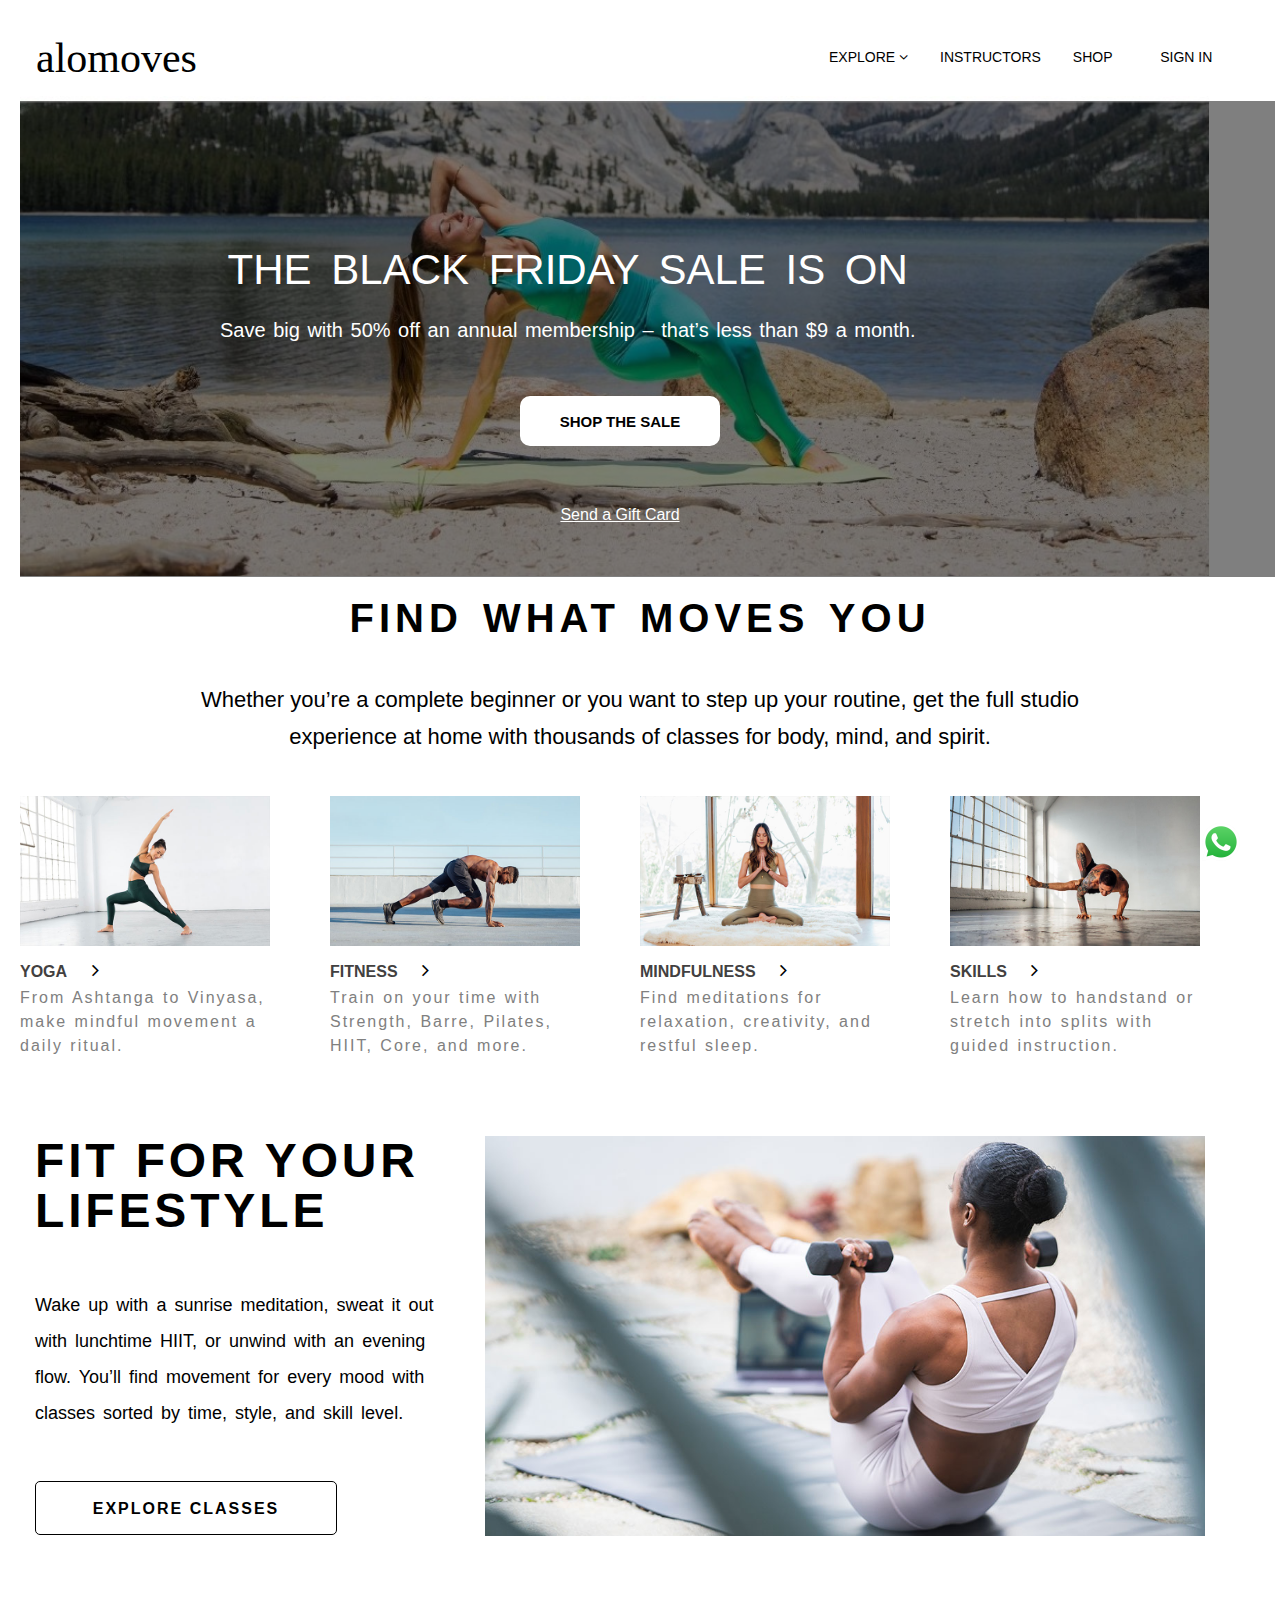
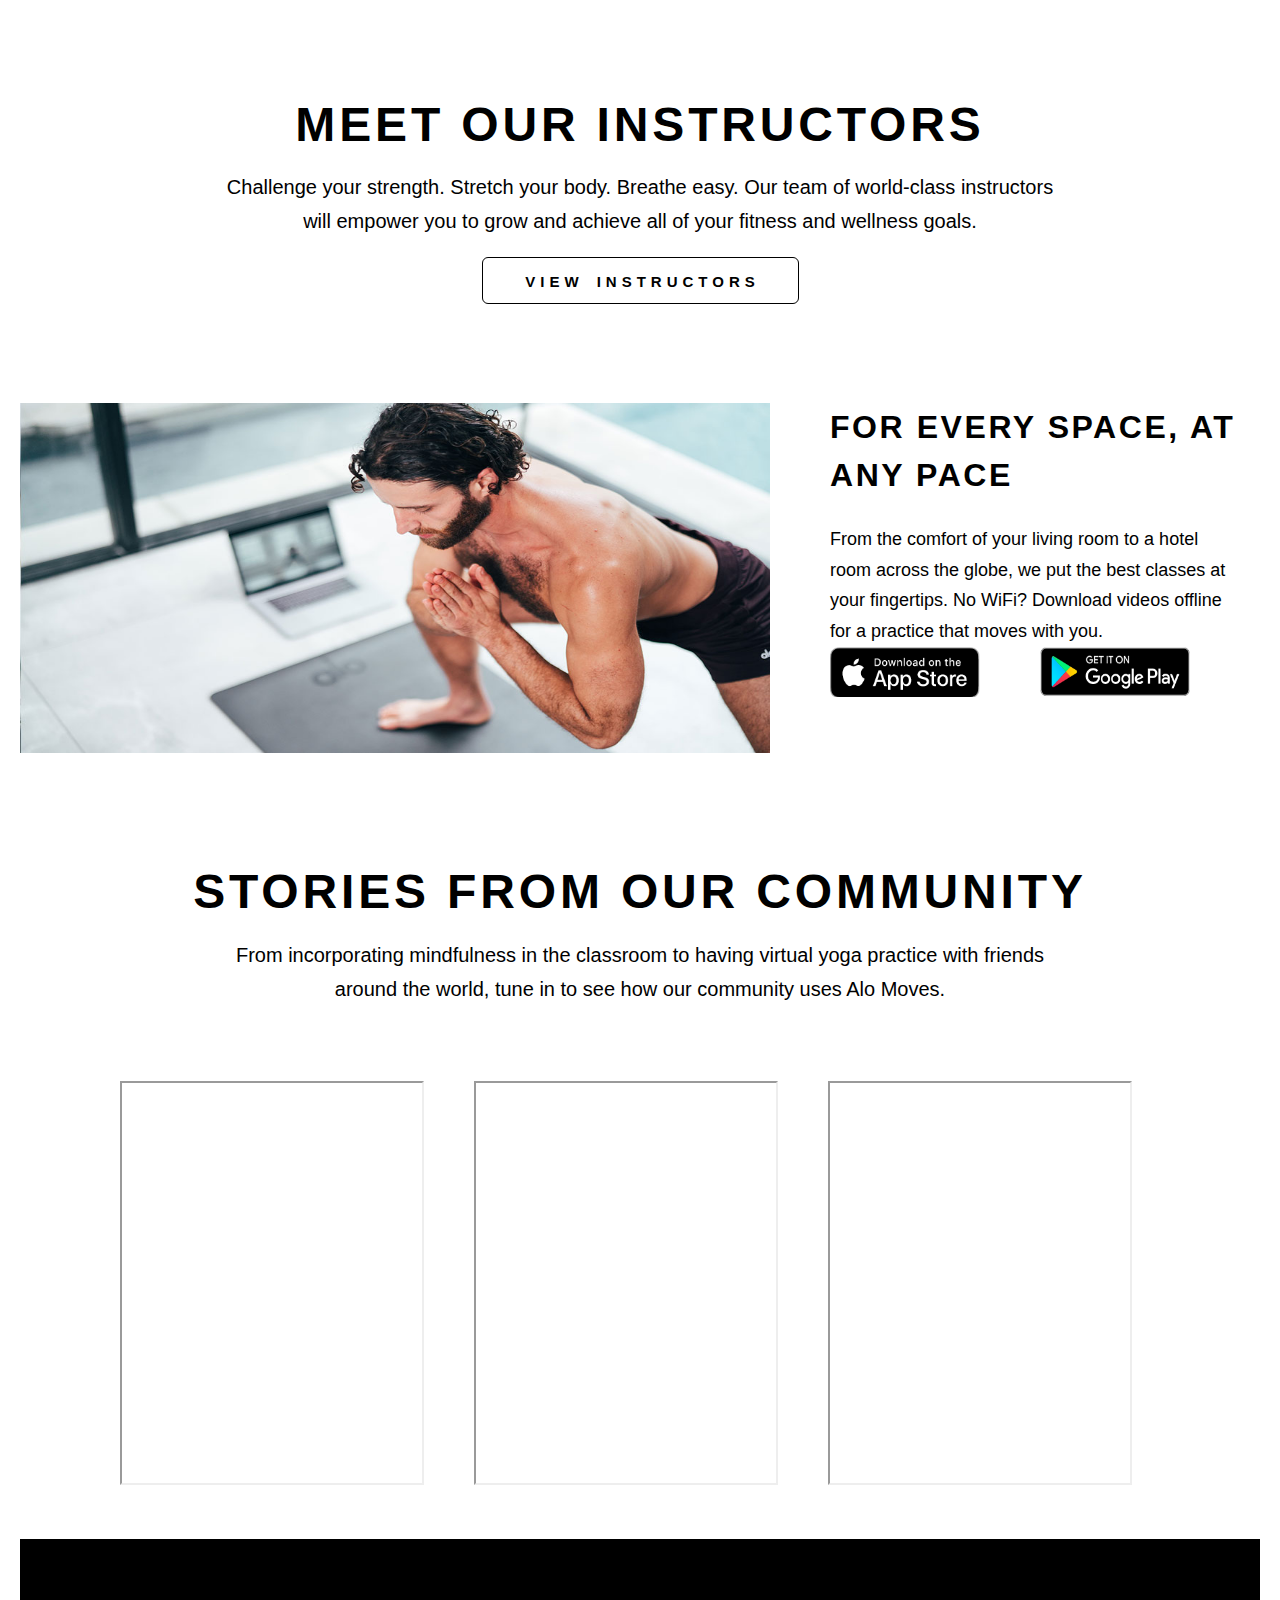
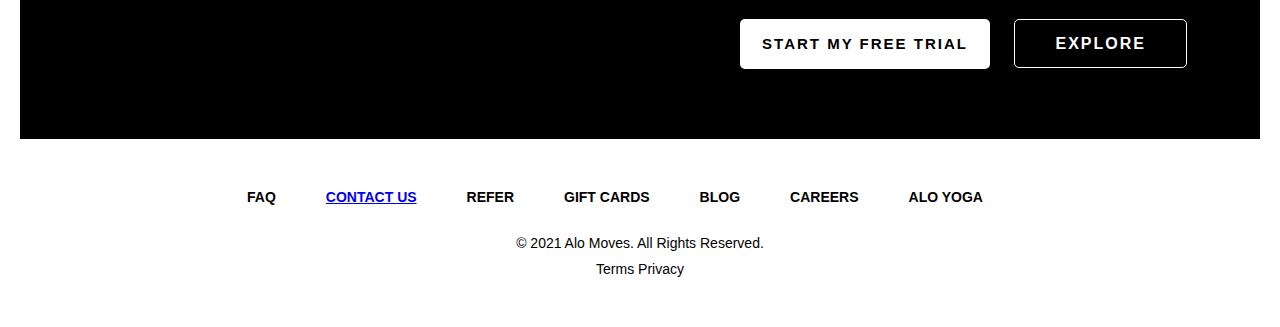
<file: index.html>
<!DOCTYPE html>
<html>

<head>
    <meta name="viewport" content="width=device-width, initial-scale=1">
    <link rel="stylesheet" href="https://cdnjs.cloudflare.com/ajax/libs/font-awesome/4.7.0/css/font-awesome.min.css">
    <link rel="stylesheet" href="index.css">
    <link href="https://fonts.googleapis.com/css?family=Open+Sans:300i,400" rel="stylesheet">
</head>

<body>
    <div class="loader">
        <div style="position: fixed;right: 0px;bottom:10px;width: 79px;height: 68px;">
            <a href="https://wa.me/9197099"><img src="349.png" style="width: 40px;height: 40px;"></a>
        </div>
        <div class="navbar">
            <a class="logoheader"><span class="logo">alo</span><span class="logo1">moves</span></a>
            <div class="padding">
                <div class="dropDown">
                    <button class="dropBtn">EXPLORE
                        <i class="fa fa-angle-down"></i>
                    </button>
                    <div class="dropdownContent">
                        <a href="yoga.html">Yoga</a>
                        <hr>
                        <a>Fitness</a>
                        <hr>
                        <a>Beginner</a>
                        <hr>
                        <a>Membership</a>
                    </div>
                </div>
                <a href="instuctorpage.html">INSTRUCTORS</a>
                <div class="dropDown">
                    <button class="dropBtn">SHOP
                        <span>
                            <div class="button" href="#"></div>
                        </span>
                    </button>
                    <div class="dropdownContent">
                        <a>Gear</a>
                        <hr>
                        <a>Clothing</a>
                        <hr>
                        <a>Beauty</a>
                        <hr>
                        <a>Gift Cards</a>
                    </div>
                </div>
                <a href="signin.html">SIGN IN</a>
            </div>
        </div>
        <div class="container">
            <img src="Image1.jpg" class="Image1" alt="Snow">
            <div class="center1">
                <div class="center">
                    <div class="centered">THE BLACK FRIDAY SALE IS ON</div>
                    <div class="centered1">
                        Save big with 50% off an annual membership – that’s less than $9 a month.
                    </div>
                </div>
                <div class="shopbtn">
                    <button class="btn">SHOP THE SALE</button>
                    <div>
                        <a href="www.google.com/" class="link1"> Send a Gift Card</a>
                    </div>
                </div>
            </div>
            <div class="text-block">
            </div>
        </div>
        <div class="main">
            <div class="parent1">
                FIND WHAT MOVES YOU
            </div>
            <div class="parent2">
                Whether you’re a complete beginner or you want to step up your routine, get the full studio
            </div>
            <div class="parent3">
                experience at home with thousands of classes for body, mind, and spirit.
            </div>
        </div>

        <div class="main1">
            <div class="image1">
                <div class="image">
                    <img src="img1.jpg" alt="">
                </div>
                <div>
                    <span
                        style="margin-right: 20px;margin-top: 20px; font-weight: 600;font-size: 16px;color: rgb(66, 64, 64);">YOGA</span>
                    <i class="fa fa-angle-right" style="font-size: 20px;"></i>
                </div>
                <div class="text">
                    From Ashtanga to Vinyasa, make mindful movement a daily ritual.
                </div>
            </div>
            <div class="image2">
                <div class="image">
                    <img src="img2.jpg" alt="">
                </div>
                <div>
                    <span
                        style="margin-right: 20px;font-weight: 600;font-size: 16px;color: rgb(66, 64, 64);">FITNESS</span>
                    <i class="fa fa-angle-right" style="font-size: 20px;"></i>
                </div>
                <div class="text">
                    Train on your time with Strength, Barre, Pilates, HIIT, Core, and more.
                </div>
            </div>
            <div class="image3">
                <div class="image">
                    <img src="img3.jpg" alt="">
                </div>
                <div>
                    <span
                        style="margin-right: 20px;font-weight: 600;font-size: 16px;color: rgb(66, 64, 64);">MINDFULNESS</span>
                    <i class="fa fa-angle-right" style="font-size: 20px;"></i>
                </div>
                <div class="text">
                    Find meditations for relaxation, creativity, and restful sleep.
                </div>
            </div>
            <div class="image4">
                <div class="image">
                    <img src="img4.jpg" alt="">
                </div>
                <div>
                    <span
                        style="margin-right: 20px;font-weight: 600;font-size: 16px;color: rgb(66, 64, 64);">SKILLS</span>
                    <i class="fa fa-angle-right" style="font-size: 20px;"></i>
                </div>
                <div class="text">
                    Learn how to handstand or stretch into splits with guided instruction.
                </div>
            </div>
        </div>
        <div class="main2">
            <div class="content">
                <div class="mainContent">
                    <div class="content1">
                        FIT FOR YOUR LIFESTYLE
                    </div>
                    <div class="content2">
                        Wake up with a sunrise meditation, sweat it out <br>
                        with lunchtime HIIT, or unwind with an evening <br>
                        flow. You’ll find movement for every mood with <br>
                        classes sorted by time, style, and skill level.
                    </div>
                    <div class="content3">
                        <div class="button1">
                            EXPLORE CLASSES
                        </div>
                    </div>
                </div>
            </div>
            <div class="img">
                <div class="imageContainer">
                    <img class="img5" src="img5.jpg" alt="">
                </div>
            </div>
        </div>
        <div class="main3">
            <div class="main3parent1">
                MEET OUR INSTRUCTORS
            </div>
            <div class="main3parent2">
                Challenge your strength. Stretch your body. Breathe easy. Our team of world-class instructors
            </div>
            <div class="main3parent3">
                will empower you to grow and achieve all of your fitness and wellness goals.
            </div>
            <div class="main3parent4">
                <div class="viewInstructors">
                    VIEW INSTRUCTORS
                </div>
            </div>
        </div>
        <div class="main4">
            <div class="main4imageContainer">
                <img class="img6" src="img6.jpg" alt="">
            </div>
            <div class="main4Content">
                <div class="main4parent1">
                    FOR EVERY SPACE, AT ANY PACE
                </div>
                <div class="main4parent2">
                    From the comfort of your living room to a hotel <br>
                    room across the globe, we put the best classes at <br>
                    your fingertips. No WiFi? Download videos offline <br>
                    for a practice that moves with you.
                </div>
                <div class="storelinks">
                    <a href="https://apps.apple.com/us/app/alo-moves/id601617403" target="_blank"> <img
                            src="applebutton.png" class="appleButton" alt=""></a>
                    <a href="https://play.google.com/store/apps/details?id=com.cody.cody&hl=en_US" target="_blank"><img
                            src="playstorebutton.png" class="playstoreButton" alt=""></a>
                </div>
            </div>
        </div>
        <div class="main5">
            <div class="main5parent1">
                STORIES FROM OUR COMMUNITY
            </div>
            <div class="main5parent2">
                From incorporating mindfulness in the classroom to having virtual yoga practice with friends
            </div>
            <div class="main5parent3">
                around the world, tune in to see how our community uses Alo Moves.
            </div>
        </div>
        <div class="main6">
            <div class="embed-responsive embed-responsive-16by9">
                <iframe class="embed-responsive-item" src="https://www.youtube.com/embed/v64KOxKVLVg"
                    allowfullscreen></iframe>
            </div>

            <div class="embed-responsive embed-responsive-16by9">
                <iframe class="embed-responsive-item" src="https://player.vimeo.com/video/137857207"
                    allowfullscreen></iframe>
            </div>
            <div class="embed-responsive embed-responsive-16by9">
                <iframe class="embed-responsive-item" src="https://player.vimeo.com/video/137857207"
                    allowfullscreen></iframe>
            </div>
        </div>
        <div class="footer">
            <div class="footerContainer">
                <button class="footerbtn1">
                    START MY FREE TRIAL
                </button>
                <span class="footerbtn2">
                    EXPLORE
                </span>

            </div>
        </div>
        <div class="footer1">
            <div class="footerLinks1">
                <div style="margin-right: 50px;">
                    FAQ
                </div>
                <div style="margin-right: 50px;">
                    <a href="CONTACT.html">CONTACT US</a>
                </div>
                <div style="margin-right: 50px;">
                    REFER
                </div>
                <div style="margin-right: 50px;">
                    GIFT CARDS
                </div>
                <div style="margin-right: 50px;">
                    BLOG
                </div>
                <div style="margin-right: 50px;">
                    CAREERS
                </div>
                <div style="margin-right: 50px;">
                    ALO YOGA
                </div>
            </div>
            <div class="footerLinks2">
                © 2021 Alo Moves. All Rights Reserved.
            </div>
            <div class="footerLinks3">
                Terms Privacy
            </div>
        </div>
    </div>
</body>

</html>
</file>
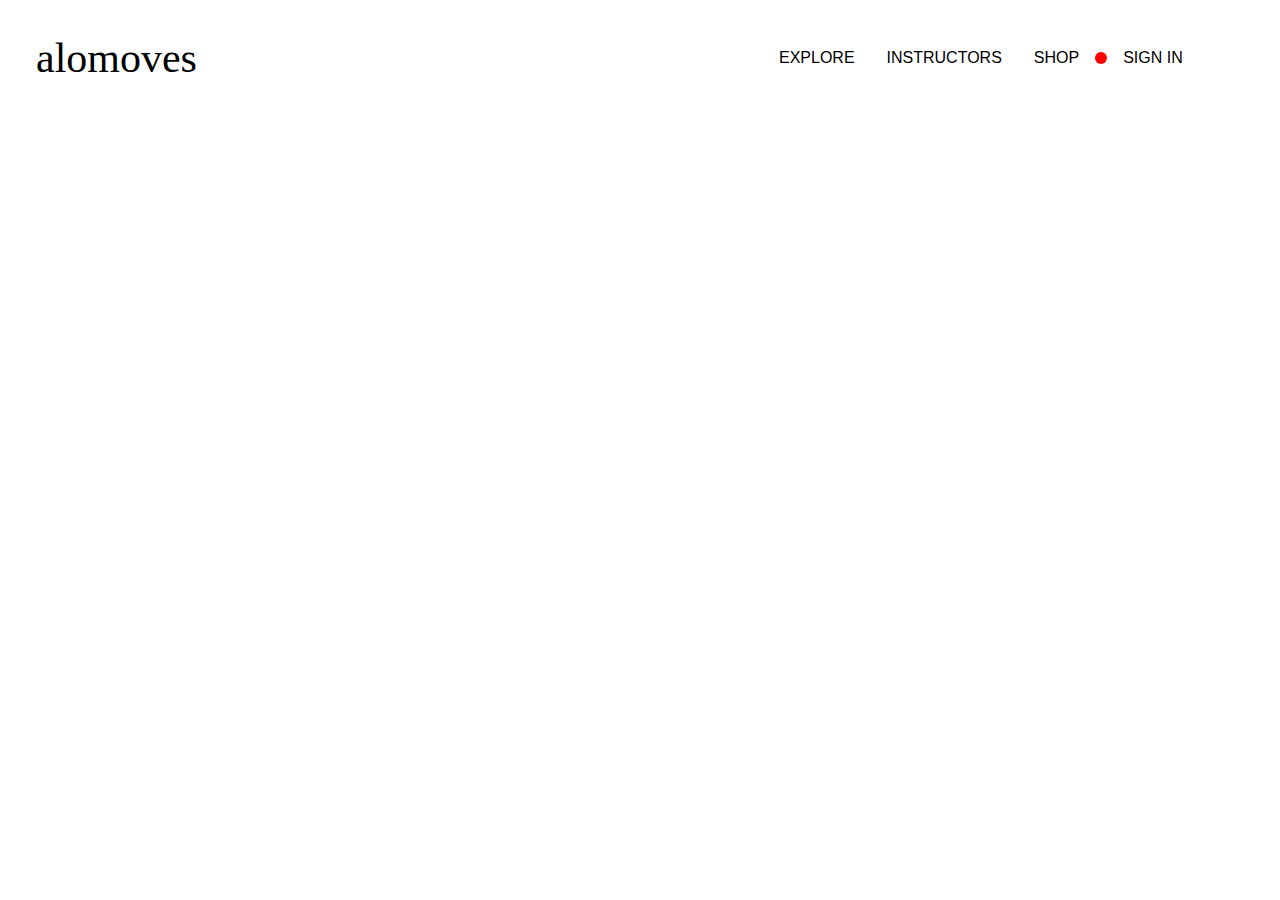
<file: footer.html>
<!DOCTYPE html>
<html lang="en">

<head>
    <meta charset="UTF-8">
    <meta http-equiv="X-UA-Compatible" content="IE=edge">
    <meta name="viewport" content="width=device-width, initial-scale=1.0">
    <title>Document</title>
</head>

<body>
<style>

body {
    font-family: Arial, Helvetica, sans-serif;
    margin: 20px;
}

.navbar {
    overflow: hidden;
    z-index: 1;
}

.navbar a {
    float: left;
    font-size: 16px;
    color: black;
    text-align: center;
    padding: 14px 16px;
    text-decoration: none;
}

.dropDown {
    float: left;
    overflow: hidden;
}

.dropDown .dropBtn {
    font-size: 16px;
    border: none;
    outline: none;
    color: black;
    padding: 14px 16px;
    background-color: inherit;
    font-family: inherit;
    margin: 0;
}

.dropdownContent {
    display: none;
    position: absolute;
    background-color: #f9f9f9;
    min-width: 160px;
    box-shadow: 0px 8px 16px 0px rgba(0, 0, 0, 0.2);
    z-index: 1;
}

.dropdownContent a {
    float: none;
    color: black;
    padding: 12px 16px;
    text-decoration: none;
    display: block;
    text-align: left;
}

.dropdownContent a:hover {
    background-color: #ddd;
}

.dropDown:hover .dropdownContent {
    display: block;
}

.redDot {
    width: 12px;
    height: 12px;
    outline: none;
    border: none;
    border-radius: 8px;
    background-color: red;
}

.logo {
    font-size: 42px;
    font-family: Berlin Sans FB;
}

.logo1 {
    font-size: 42px;
    font-family: Berlin Sans FB;
}

.logoheader {
    margin-right: 550px;
}

.padding {
    margin-top: 15px;
}
</style>
<div class="navbar">
    <a href="" class="logoheader"><span class="logo">alo</span><span class="logo1">moves</span> </a>
    <div class="padding">
        <div class="dropDown">
            <button class="dropBtn">EXPLORE
                <i class="fa fa-angle-down"></i>
            </button>
            <div class="dropdownContent">
                <a>Yoga</a>
                <hr>
                <a>Fitness</a>
                <hr>
                <a>Beginner</a>
                <hr>
                <a>Membership</a>
            </div>
        </div>
        <a href="#news">INSTRUCTORS</a>
        <div class="dropDown">
            <button class="dropBtn">SHOP
                <button class="redDot"></button>
            </button>
            <div class="dropdownContent">
                <a>Gear</a>
                <hr>
                <a>Clothing</a>
                <hr>
                <a>Beauty</a>
                <hr>
                <a>Gift Cards</a>
            </div>
        </div>
        <a>SIGN IN</a>
    </div>
</div>

</body>

</html>
</file>
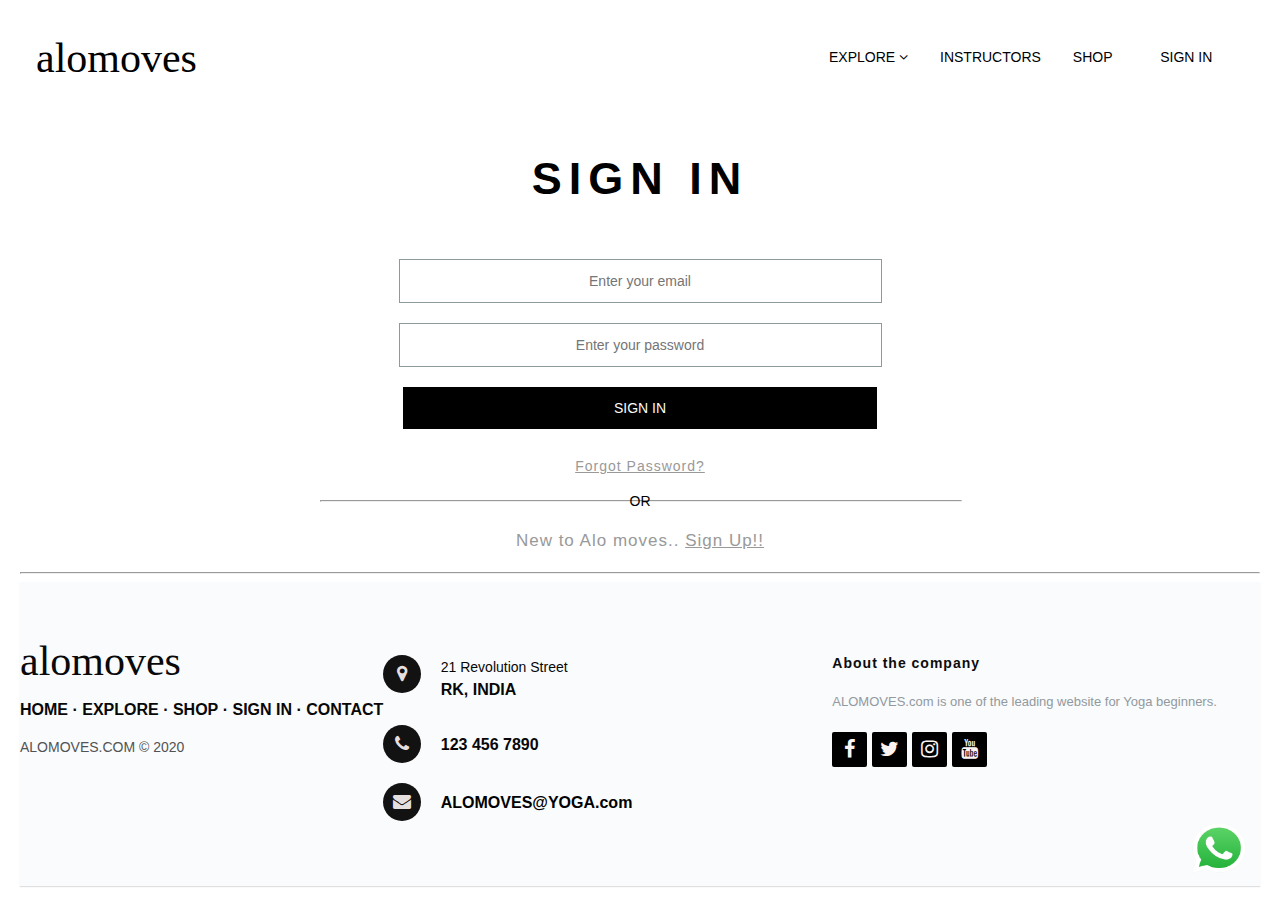
<file: signin.html>
<!DOCTYPE html>
<html lang="en">

<head>
  <meta charset="UTF-8">
  <meta http-equiv="X-UA-Compatible" content="IE=edge">
  <meta name="viewport" content="width=device-width, initial-scale=1.0">
  <link rel="stylesheet" href="signin.css">
  <link rel="stylesheet" href="https://cdnjs.cloudflare.com/ajax/libs/font-awesome/4.0.3/css/font-awesome.css">
  <title>Document</title>
</head>

<body>
  
  
   <div style="position: fixed;right: 10px;bottom:10px;width: 79px;height: 68px;">

						<a href="https://wa.me/9197099"><img src="349.png" style="width: 56px;height: 52px;"></a>
			  
  </div>
  <div class="navbar">
    <a href="index.html" class="logoheader"><span class="logo">alo</span><span class="logo1">moves</span> </a>
    <div class="padding">
      <div class="dropDown">
        <button class="dropBtn">EXPLORE
          <i class="fa fa-angle-down"></i>
        </button>
        <div class="dropdownContent">
          <a href="yoga.html">Yoga</a>
          <hr>
          <a>Fitness</a>
          <hr>
          <a>Beginner</a>
          <hr>
          <a>Membership</a>
        </div>
      </div>
      <a href="instuctorpage.html">INSTRUCTORS</a>
      <div class="dropDown">
        <button class="dropBtn">SHOP
          <span>
            <div class="button" href="#"></div>
          </span>
        </button>
        <div class="dropdownContent">
          <a>Gear</a>
          <hr>
          <a>Clothing</a>
          <hr>
          <a>Beauty</a>
          <hr>
          <a>Gift Cards</a>
        </div>
      </div>
      <a>SIGN IN</a>

    </div>
  </div>
  <center>
    <div class="form">
      <h1 id="si">SIGN IN</h1>
      <br>
      <div class="myform">
        <form>
          <input type="email" id="email" placeholder="Enter your email" title="email (format: xxx@xxx.xxx)" 
                                     pattern="^([a-zA-Z0-9_\-\.]+)@((\[[0-9]{1,3}\.[0-9]{1,3}\.[0-9]{1,3}\.)|(([a-zA-Z0-9\-]+\.)+))([a-zA-Z]{2,4}|[0-9]{1,3})(\]?)$" required><br>
          <input type="password" id="pass" placeholder="Enter your password" required><br>
          <button id="signin" type="submit">SIGN IN</button><br>
          <h4 id="fp" onclick="prompt('Enter your registered to get password reset link');"><u>Forgot Password?</u></h4>

          <hr id="hr">
          <p id="or">OR</p>
          <h4>New to Alo moves.. <a id="su" href="signup.html">Sign Up!!</a></h4>
        </form>
      </div>
    </div>
  </center>
  <hr>
  <footer class="footer">
    <div class="row">
      <div class="footer-navigation">
        <span class="footerLogo">alomoves</span>
        <p class="links"><a href="index.html">HOME</a><strong> · </strong><a href="yoga.html">EXPLORE</a><strong> · </strong><a
            href="#">SHOP</a><strong> · </strong><a href="#">SIGN IN</a><strong> · </strong><a
            href="CONTACT.html">CONTACT</a></p>
        <p class="company-name">ALOMOVES.COM © 2020</p>
      </div>
      <div class="footer-contacts">
        <div><span class="fa fa-map-marker footer-contacts-icon"> </span>
          <p><span class="new-line-span">21 Revolution Street</span>RK, INDIA</p>
        </div>
        <div><i class="fa fa-phone footer-contacts-icon"></i>
          <p class="footer-center-info email text-left"> 123 456 7890</p>
        </div>
        <div><i class="fa fa-envelope footer-contacts-icon"></i>
          <p> <a href="#" target=>ALOMOVES@YOGA.com</a></p>
        </div>
      </div>
      <div class="footer-about">
        <h4>About the company</h4>
        <p>ALOMOVES.com is one of the leading website for Yoga beginners.</p>
        <div class="social-links social-icons"><a class="fa fa-facebook"></a><a class="fa fa-twitter"></a><a
            class="fa fa-instagram"></a><a class="fa fa-youtube"></a></div>
      </div>
    </div>
  </footer>
</body>

</html>
</file>
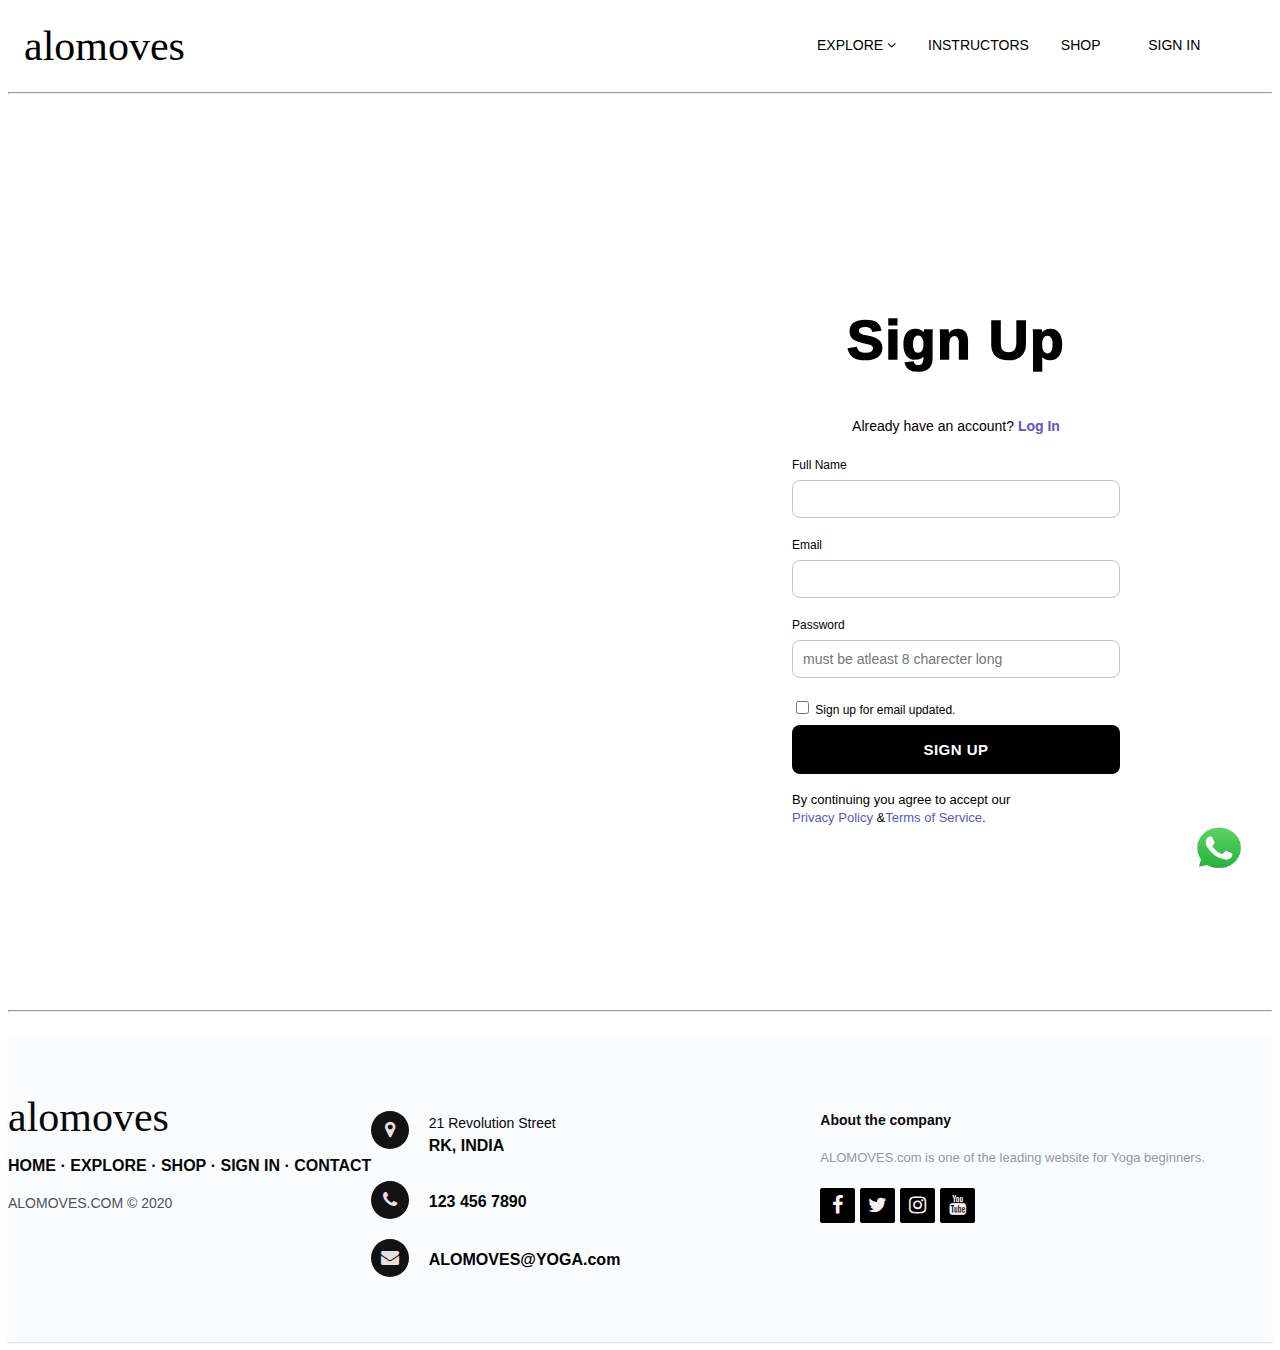
<file: signup.html>
<!DOCTYPE html>
<html>

<head>
  <meta charset="UTF-8">
  <meta http-equiv="X-UA-Compatible" content="IE=edge">
  <meta name="viewport" content="width=device-width, initial-scale=1.0">
  <meta name="viewport" content="width=device-width, initial-scale=1">
  <link rel="stylesheet" href="https://cdnjs.cloudflare.com/ajax/libs/font-awesome/4.7.0/css/font-awesome.min.css">
  <link rel="stylesheet" href="signup.css">
	<script>
    function myFunction() {
      alert("The form was submitted");
    }
    </script>
</head>

<body>
  
   <div style="position: fixed;right: 10px;bottom:10px;width: 79px;height: 68px;">

						<a href="https://wa.me/919286"><img src="349.png" style="width: 56px;height: 52px;"></a>
			  
					</div>
  <div class="navbar">
    <a href="index.html" class="logoheader"><span class="logo">alo</span><span class="logo1">moves</span> </a>
    <div class="padding">
      <div class="dropDown">
        <button class="dropBtn">EXPLORE
          <i class="fa fa-angle-down"></i>
        </button>
        <div class="dropdownContent">
          <a href="yoga.html">Yoga</a>
          <hr>
          <a>Fitness</a>
          <hr>
          <a>Beginner</a>
          <hr>
          <a>Membership</a>
        </div>
      </div>
      <a href="backupinstructor.html">INSTRUCTORS</a>
      <div class="dropDown">
        <button class="dropBtn">SHOP
          <span>
            <div class="button" href="#"></div>
          </span>
        </button>
        <div class="dropdownContent">
          <a>Gear</a>
          <hr>
          <a>Clothing</a>
          <hr>
          <a>Beauty</a>
          <hr>
          <a>Gift Cards</a>
        </div>
      </div>
      <a href="signin.html">SIGN IN</a>
    </div>
  </div>
  <hr>
  <div class="split-screen">
    <div class="left">
      <section class="copy">

      </section>
    </div>
    <div class="right">
      <form onsubmit="myFunction()">
        <section class="copy">
          <h2><b>Sign Up</b></h2>
          <div class="login-container">
            <p>Already have an account? <a href="signin.html"><strong>Log In</strong></a></p>
          </div>
        </section>
        <form name="myform">
          <div class="input-container name">
            <label for="fname">Full Name</label>
            <input id="fname" name="fname" type="text" required>
          </div>
          <div class="input-container email">
            <label for="email">Email</label>
            <input id="email" name="email" type="email" title="email (format: xxx@xxx.xxx)" 
                                     pattern="^([a-zA-Z0-9_\-\.]+)@((\[[0-9]{1,3}\.[0-9]{1,3}\.[0-9]{1,3}\.)|(([a-zA-Z0-9\-]+\.)+))([a-zA-Z]{2,4}|[0-9]{1,3})(\]?)$" required>
          </div>
          <div class="input-container password">
            <label for="password">Password</label>
            <input id="password" name="password" placeholder="must be atleast 8 charecter long" type="password" pattern="(?=.*\d)(?=.*[a-z])(?=.*[A-Z]).{8,}" title="Must contain at least one number and one uppercase and lowercase letter, and at least 8 or more characters" required>
          </div>
          <div class="input-container cta">
            <label class="checkbox-container">
              <input type="checkbox">
              <span class="checkmark"></span>
              Sign up for email updated.
            </label>
          </div>
          <button class="signup-btn" type="submit"><b>Sign Up</b></button>
          <p><span class="small">By continuing you agree to accept our <br>
              <a href="#">Privacy Policy</a> &amp;<a href="#">Terms of Service</a>.</span></p>
        </form>
	    </form>	      
    </div>
  </div>
  <hr>
  <br>
  <footer class="footer">
    <div class="row">
      <div class="footer-navigation">
        <span class="footerLogo">alomoves</span>
        <p class="links"><a href="index.html">HOME</a><strong> · </strong><a href="yoga.html">EXPLORE</a><strong> · </strong><a
            href="#">SHOP</a><strong> · </strong><a href="#">SIGN IN</a><strong> · </strong><a
            href="CONTACT.html">CONTACT</a></p>
        <p class="company-name">ALOMOVES.COM © 2020</p>
      </div>
      <div class="footer-contacts">
        <div><span class="fa fa-map-marker footer-contacts-icon"> </span>
          <p><span class="new-line-span">21 Revolution Street</span>RK, INDIA</p>
        </div>
        <div><i class="fa fa-phone footer-contacts-icon"></i>
          <p class="footer-center-info email text-left"> 123 456 7890</p>
        </div>
        <div><i class="fa fa-envelope footer-contacts-icon"></i>
          <p> <a href="#" target=>ALOMOVES@YOGA.com</a></p>
        </div>
      </div>
      <div class="footer-about">
        <h4>About the company</h4>
        <p>ALOMOVES.com is one of the leading website for Yoga beginners.</p>
        <div class="social-links social-icons"><a class="fa fa-facebook"></a><a class="fa fa-twitter"></a><a
            class="fa fa-instagram"></a><a class="fa fa-youtube"></a></div>
      </div>
    </div>
  </footer>

</body>

</html>
</file>
<file: index.css>
body {
    font-family: Arial, Helvetica, sans-serif;
    margin: 20px;
}

.navbar {
    overflow: hidden;
    z-index: 1;
}

.navbar a {
    float: left;
    font-size: 14px;
    color: black;
    text-align: center;
    padding: 14px 16px;
    text-decoration: none;
}

.dropDown {
    float: left;
    overflow: hidden;
}

.dropDown .dropBtn {
    font-size: 14px;
    border: none;
    outline: none;
    color: black;
    padding: 14px 16px;
    background-color: inherit;
    font-family: inherit;
    margin: 0;
}

.dropdownContent {
    display: none;
    position: absolute;
    background-color: #f9f9f9;
    min-width: 160px;
    box-shadow: 0px 8px 16px 0px rgba(0, 0, 0, 0.2);
    z-index: 1;
}

.dropdownContent a {
    float: none;
    color: black;
    padding: 12px 16px;
    text-decoration: none;
    display: block;
    text-align: left;
}

.dropdownContent a:hover {
    background-color: #ddd;
}

.dropDown:hover .dropdownContent {
    display: block;
}

.redDot {
    width: 12px;
    height: 12px;
    outline: none;
    border: none;
    border-radius: 8px;
    background-color: red;
}

.logo {
    font-size: 42px;
    font-family: Berlin Sans FB;
}

.logo1 {
    font-size: 42px;
    font-family: Berlin Sans FB;
    font-weight: 100;
}

.logoheader {
    margin-right: 600px;
}

.padding {
    margin-top: 15px;
}

.Image1 {
    position: absolute;
    width: 96%;
    height: 480px;
    z-index: -4;
}

.container {
    position: relative;
    font-family: Arial;
}

.text-block {
    width: 98%;
    height: 476px;
    position: absolute;
    top: 5px;
    left: 0px;
    background-color: black;
    color: white;
    padding-left: 20px;
    padding-right: 20px;
    opacity: 0.5;
    z-index: -2;
}

.center {
    color: white;
    position: absolute;
    text-align: center;
    margin-top: 150px;
    margin-left: 200px;
    z-index: -1;
}

.shopbtn {
    text-align: center;
    position: absolute;
    top: 300px;
    left: 500px
}

.centered {
    font-family: Arquitecta, Helvetica, Arial, sans-serif;
    word-spacing: 8px;
    font-size: 42px;
    margin-bottom: 25px;
}

.centered1 {
    font-family: Arquitecta, Helvetica, Arial, sans-serif;
    word-spacing: 2px;
    font-size: 20px;
    margin-bottom: 25px;
}

.btn {
    width: 200px;
    height: 50px;
    outline: none;
    border: none;
    border-radius: 10px;
    background-color: #fff;
    color: black;
    font-size: 15px;
    font-weight: 600;
    margin-bottom: 60px;
    z-index: 1;
}

.link1 {
    color: white;
    text-decoration: underline;
    z-index: 1;
}

.link1:hover {
    animation-name: example;
    animation-duration: 10s;
}

@keyframes example {
    from {
        text-decoration-color: gray;
    }

    to {
        text-decoration-color: white;
    }
}


.btn:hover {
    color: white;
    background-color: rgb(59, 59, 59);
    opacity: 1;
}

.main {
    text-align: center;
    margin-top: 500px;
}

.parent1 {
    font-size: 40px;
    font-family: Arquitecta, Helvetica, Arial, sans-serif;
    margin-top: 50px;
    margin-bottom: 40px;
    font-weight: 900;
    word-spacing: 4px;
    letter-spacing: 5px;
}

.parent2 {
    font-size: 22px;
    font-family: Proxima-Nova, Helvetica, Arial, sans-serif;
    letter-spacing: normal;
    line-height: 170%;
    font-weight: 300;
    text-transform: none;
}

.parent3 {
    font-size: 22px;
    font-family: Proxima-Nova, Helvetica, Arial, sans-serif;
    letter-spacing: normal;
    line-height: 170%;
    font-weight: 300;
    text-transform: none;
    margin-bottom: 40px;
}

.main1 {
    width: 100%;
    height: auto;
    display: flex;
}

img {
    width: 250px;
    height: 150px;
    padding-right: 60px;
    margin-bottom: 10px;
}

.text {
    font-family: Arquitecta, Helvetica, Arial, sans-serif;
    color: gray;
    letter-spacing: 2px;
    word-spacing: 1px;
    line-height: 150%;
    width: 250px;
    height: 150px;
    margin-top: 5px;
}

.main2 {
    width: auto;
    height: auto;
    display: flex;
    text-align: left;
    justify-content: center;
    margin-left: 20px;
}

.mainContent {
    width: 400px;
}

.content1 {
    font-family: Arquitecta, Helvetica, Arial, sans-serif;
    font-size: 48px;
    letter-spacing: 0.08em;
    line-height: 105%;
    font-weight: 700;
    text-transform: uppercase;
    margin-bottom: 50px;
}

.content2 {
    font-family: Arquitecta, Helvetica, Arial, sans-serif;
    font-size: 18px;
    font-family: Proxima-Nova, Helvetica, Arial, sans-serif;
    word-spacing: 3px;
    letter-spacing: normal;
    line-height: 200%;
    font-weight: 300;
    text-transform: none;
    margin-bottom: 50px;
}

.img5 {
    width: 720px;
    height: 400px;
}

.imageContainer {
    margin-left: 50px;
    align-items: flex-end;
}

.button1 {
    width: 280px;
    height: 20px;
    border: 1px solid black;
    background-color: #fff;
    text-align: center;
    padding-top: 18px;
    padding-bottom: 14px;
    padding-left: 10px;
    padding-right: 10px;
    letter-spacing: 2px;
    border-radius: 5px;
    font-weight: 600;
    font-size: 16px;
}

.button1:hover {
    color: white;
    background-color: black;
}

.main3 {
    width: 100%;
    height: auto;
    text-align: center;
    margin-top: 150px;
    margin-bottom: 25px;
}

.main3parent1 {
    font-family: Proxima-Nova, Helvetica, Arial, sans-serif;
    font-size: 48px;
    letter-spacing: 0.08em;
    line-height: 105%;
    font-weight: 700;
    text-transform: uppercase;
    margin-bottom: 20px;
}

.main3parent2 {
    font-size: 20px;
    font-family: Proxima-Nova, Helvetica, Arial, sans-serif;
    letter-spacing: normal;
    line-height: 170%;
    font-weight: 300;
    text-transform: none;
}

.main3parent3 {
    font-size: 20px;
    font-family: Proxima-Nova, Helvetica, Arial, sans-serif;
    letter-spacing: normal;
    line-height: 170%;
    font-weight: 300;
    text-transform: none;
    margin-bottom: 20px;
}

.main3parent4 {
    display: flex;
    justify-content: center;
}

.viewInstructors {
    width: 310px;
    height: 30px;
    font-size: 15px;
    font-weight: 600;
    text-align: center;
    border-radius: 5px;
    outline: 1px solid black;
    background-color: white;
    word-spacing: 4px;
    letter-spacing: 5px;
    padding-top: 15px;
    padding-left: 5px;
}

.viewInstructors:hover {
    color: white;
    background-color: black;
}

.main4 {
    width: auto;
    height: auto;
    display: flex;
    text-align: left;
    justify-content: center;
    margin-top: 100px;
}

.main4imageContainer {
    margin: 0;
    padding: 0;
}

.img6 {
    width: 750px;
    height: 350px
}

.main4parent1 {
    font-size: 32px;
    font-family: Arquitecta, Helvetica, Arial, sans-serif;
    letter-spacing: 0.08em;
    line-height: 150%;
    font-weight: 700;
    text-transform: uppercase;
    margin-bottom: 25px;
}

.main4parent2 {
    font-size: 18px;
    font-family: Proxima-Nova, Helvetica, Arial, sans-serif;
    letter-spacing: normal;
    line-height: 170%;
    font-weight: 300;
    text-transform: none;
}

.appleButton {
    width: 150px;
    height: 50px;
}

.storelinks {
    display: flex;
}

.playstoreButton {
    width: 150px;
    height: 50px;
}

.main5 {
    width: 100%;
    height: auto;
    text-align: center;
    margin-top: 100px;
    margin-bottom: 25px;
}

.main5parent1 {
    font-family: Proxima-Nova, Helvetica, Arial, sans-serif;
    font-size: 48px;
    letter-spacing: 0.08em;
    line-height: 105%;
    font-weight: 700;
    text-transform: uppercase;
    margin-bottom: 20px;
}

.main5parent2 {
    font-size: 20px;
    font-family: Proxima-Nova, Helvetica, Arial, sans-serif;
    letter-spacing: normal;
    line-height: 170%;
    font-weight: 300;
    text-transform: none;
}

.main5parent3 {
    font-size: 20px;
    font-family: Proxima-Nova, Helvetica, Arial, sans-serif;
    letter-spacing: normal;
    line-height: 170%;
    font-weight: 300;
    text-transform: none;
    margin-bottom: 20px;
}

.main6 {
    display: flex;
    padding: 50px;
}

iframe {
    height: 400px;
    margin-left: 50px;
}

.footer {
    width: 100%;
    height: 200px;
    background-color: black;
}

.footerbtn1 {
    width: 250px;
    height: 50px;
    font-size: 15px;
    outline: none;
    border: none;
    border-radius: 5px;
    margin-left: 720px;
    background-color: #fff;
    color: black;
    margin-top: 80px;
    font-weight: 900;
    letter-spacing: 2px;
}

.footerbtn2 {
    width: 150px;
    height: 50px;
    outline: none;
    border: 1px solid white;
    padding-top: 15px;
    padding-bottom: 15px;
    padding-left: 40px;
    padding-right: 40px;
    border-radius: 5px;
    margin-left: 20px;
    background-color: black;
    color: white;
    font-weight: 900;
    letter-spacing: 2px;
}

.footerbtn1:hover {
    background-color: rgb(53, 51, 51);
    color: white;
}

.footerbtn2:hover {
    background-color: white;
    color: black;
}

.footer1 {
    text-align: center;
    font-size: 15px;
    margin-bottom: 50px;
}

.footerLinks1 {
    display: flex;
    justify-content: center;
    margin-top: 50px;
    font-size: 14px;
    font-weight: 600;
}

.footerLinks2 {
    margin-top: 30px;
    font-size: 14px;
}

.footerLinks3 {
    margin-top: 10px;
    font-size: 14px;
}

.button {
    width: 12px;
    height: 12px;
    -webkit-border-radius: 40px;
    border-radius: 40px;
    cursor: pointer;
    display: inline-block;
    text-decoration: none;
    -webkit-animation: glowing 1300ms infinite;
    -moz-animation: glowing 1300ms infinite;
    -o-animation: glowing 1300ms infinite;
    animation: glowing 1300ms infinite;
}

@-webkit-keyframes glowing {
    0% {
        background-color: red;
        -webkit-box-shadow: 0 0 3px red;
    }

    50% {
        background-color: red;
        -webkit-box-shadow: 0 0 15px red;
    }

    100% {
        background-color: red;
        -webkit-box-shadow: 0 0 3px red;
    }
}
</file>
<file: signin.css>
body {
  font-family: Arial, Helvetica, sans-serif;
  margin: 20px;
}

.navbar {
  overflow: hidden;
  z-index: 1;
}

.navbar a {
  float: left;
  font-size: 14px;
  color: black;
  text-align: center;
  padding: 14px 16px;
  text-decoration: none;
}

.dropDown {
  float: left;
  overflow: hidden;
}

.dropDown .dropBtn {
  font-size: 14px;
  border: none;
  outline: none;
  color: black;
  padding: 14px 16px;
  background-color: inherit;
  font-family: inherit;
  margin: 0;
}

.dropdownContent {
  display: none;
  position: absolute;
  background-color: #f9f9f9;
  min-width: 160px;
  box-shadow: 0px 8px 16px 0px rgba(0, 0, 0, 0.2);
  z-index: 1;
}

.dropdownContent a {
  float: none;
  color: black;
  padding: 12px 16px;
  text-decoration: none;
  display: block;
  text-align: left;
}

.dropdownContent a:hover {
  background-color: #ddd;
}

.dropDown:hover .dropdownContent {
  display: block;
}

.redDot {
  width: 12px;
  height: 12px;
  outline: none;
  border: none;
  border-radius: 8px;
  background-color: red;
}

.logo {
  font-size: 42px;
  font-family: Berlin Sans FB;
}

.logo1 {
  font-size: 42px;
  font-family: Berlin Sans FB;
}

.logoheader {
  margin-right: 600px;
}

.padding {
  margin-top: 15px;
}

h1 {
  color: black;
  font-size: 45px;
  line-height: 45px;
  letter-spacing: 7px;
  font-weight: 900;
  text-transform: uppercase;
  text-align: center;
  margin-top: 60px;
}

input {
  font-size: 14px;
  border: 1px solid rgb(140, 154, 155);
  padding: 11px 150px;
  line-height: 20px;
  font-weight: 400;
  margin: 10px 0px;
  vertical-align: middle;
  text-align: center;
}

#signin {
  font-size: 14px;
  border: 1px solid rgba(0, 0, 0, 0.2);
  padding: 10px 210px;
  line-height: 20px;
  font-weight: 400;
  margin: 10px 0px;
  color: #f9f9f9;
  background-color: black
}

#fp {
  color: #999999;
  font-size: 14px;
  line-height: 17px;
  letter-spacing: 1px;
  font-weight: 200;
  cursor: pointer;
}

#hr {
  position: absolute;
  z-index: -1;
  width: 50%;
  margin: 7px 300px;
}

#or {
  margin-top: 0vh;
  margin-left: 0vh;
  font-size: 14px;
}

#signup {
  text-align: center;
  font-size: 18px;
}

#signup a {
  color: #000000;
}

h4,
#su {
  color: #999999;
  font-size: 17px;
  line-height: 17px;
  letter-spacing: 1px;
  font-weight: 200;
  cursor: pointer;
}

#su {
  font-size: inherit;
}

.row {
  display: flex;
}

.fa-instagram {
  background: #125688;
  color: rgb(10, 10, 10);
}

.fa-facebook {
  background: #3B5998;
  color: rgb(14, 13, 13);
}

.fa-twitter {
  background: #55ACEE;
  color: rgb(14, 13, 13);
}

.fa-youtube {
  background: #bb0000;
  color: rgb(17, 17, 17);
}

.fa-google {
  background: #a32d1e;
  color: rgb(155, 33, 33);
}

.footerLogo {
  font-size: 42px;
  font-family: Berlin Sans FB;
  font-weight: 100;
}

footer {
  background-color: #f9fbfc;
  box-shadow: 0 1px 1px 0 rgba(0, 0, 0, 0.12);
  box-sizing: border-box;
  width: 100%;
  height: auto;
  text-align: left;
  font: bold 16px sans-serif;
  padding: 55px 0px;
  bottom: 0;
  color: rgb(10, 9, 9)
}

.footer-navigation {
  margin: 0;
  padding: 0;
}

.footer-navigation h3 {
  margin: 0;
  font: normal 36px Cookie, cursive;
  margin-bottom: 20px;
  color: rgb(14, 13, 13)
}

.footer-navigation h3 a {
  text-decoration: none;
  color: rgb(3, 3, 3)
}

.footer-navigation h3 span {
  color: #000000
}

.footer-navigation p.links a {
  color: rgb(8, 8, 8);
  text-decoration: none
}

.footer-navigation p.company-name {
  color: #525355;
  font-size: 14px;
  font-weight: normal;
  margin-top: 20px;
}

@media (max-width:767px) {
  .footer-contacts {
    margin: 30px;
  }
}

.footer-contacts {
  margin-left: 0px;
}

.footer-contacts p {
  display: inline-block;
  color: #070707;
  vertical-align: middle
}

.footer-contacts p a {
  color: #000000;
  text-decoration: none
}

.fa.footer-contacts-icon {
  background-color: #121213;
  color: rgb(230, 223, 223);
  font-size: 18px;
  width: 38px;
  height: 38px;
  border-radius: 50%;
  text-align: center;
  line-height: 38px;
  margin: 10px 15px 10px 0
}

span.new-line-span {
  display: block;
  font-weight: normal;
  display: block;
  font-weight: normal;
  font-size: 14px;
  line-height: 2
}

.footer-about {
  margin-left: 200px;
}

.footer-about h4 {
  display: block;
  color: rgb(12, 12, 12);
  font-size: 14px;
  font-weight: bold;
  margin-bottom: 20px
}

.footer-about p {
  line-height: 20px;
  color: #92999f;
  font-size: 13px;
  font-weight: normal;
  margin: 0
}

div.social-links {
  margin-top: 20px;
  color: rgb(240, 238, 238)
}

.social-links a {
  display: inline-block;
  width: 35px;
  height: 35px;
  cursor: pointer;
  background-color: #000000;
  border-radius: 2px;
  font-size: 20px;
  color: #fcf3f3;
  text-align: center;
  line-height: 35px;
  margin-right: 5px;
  margin-bottom: 5px
}

.footer {

  bottom: 0;
  width: 100%;

}


.button {
  width: 12px;
  height: 12px;
  -webkit-border-radius: 40px;
  border-radius: 40px;
  cursor: pointer;
  display: inline-block;
  text-decoration: none;
  -webkit-animation: glowing 1300ms infinite;
  -moz-animation: glowing 1300ms infinite;
  -o-animation: glowing 1300ms infinite;
  animation: glowing 1300ms infinite;
}

@-webkit-keyframes glowing {
  0% {
      background-color: red;
      -webkit-box-shadow: 0 0 3px red;
  }

  50% {
      background-color: red;
      -webkit-box-shadow: 0 0 15px red;
  }

  100% {
      background-color: red;
      -webkit-box-shadow: 0 0 3px red;
  }
}
</file>
<file: signup.css>
body {
    font-family: Arial, Helvetica, sans-serif;
  }

  .navbar {
    overflow: hidden;

  }

  .navbar a {
    float: left;
    font-size: 14px;
    color: black;
    text-align: center;
    padding: 14px 16px;
    text-decoration: none;
  }

  .dropDown {
    float: left;
    overflow: hidden;
  }

  .dropDown .dropBtn {
    font-size: 14px;
    border: none;
    outline: none;
    color: black;
    padding: 14px 16px;
    background-color: inherit;
    font-family: inherit;
    margin: 0;
  }

  .dropdownContent {
    display: none;
    position: absolute;
    background-color: #f9f9f9;
    min-width: 160px;
    box-shadow: 0px 8px 16px 0px rgba(0, 0, 0, 0.2);
    z-index: 1;
  }

  .dropdownContent a {
    float: none;
    color: black;
    padding: 12px 16px;
    text-decoration: none;
    display: block;
    text-align: left;
  }

  .dropdownContent a:hover {
    background-color: #ddd;
  }

  .dropDown:hover .dropdownContent {
    display: block;
  }

  .redDot {
    width: 12px;
    height: 12px;
    outline: none;
    border: none;
    border-radius: 8px;
    background-color: red;
  }

  .logo {
    font-size: 42px;
    font-family: Berlin Sans FB;
  }

  .logo1 {
    font-size: 42px;
    font-family: Berlin Sans FB;
  }

  .logoheader {
    margin-right: 600px;
  }

  .padding {
    margin-top: 15px;
  }

  h2 {
    font-size: 55px;
    font-weight: 1000;
    font-family: Arial, Helvetica, sans-serif;
    letter-spacing: 1.45px;
  }

  a {
    text-decoration: none;
    color: rgb(87, 87, 204)
  }

  a:hover {
    text-decoration: underline;
  }

  .small {
    font-size: 13px;
    text-align: center;
  }

  .split-screen {
    display: flex;
    flex-direction: row;
    height: 100vh;
  }

  .left,
  .right {
    display: flex;
    justify-content: center;
    align-items: center;
    display: flex;
    width: 100%;
  }

  .left {
    background: linear-gradient(rgba(0, 0, 0, 0), rgba(0, 0, 0, 0.5));
    background-image: url("https://s3.ap-south-1.amazonaws.com/happyshappy/pins/2019/04/big/d6edd16b9230f6aed2cc010d5571a43d.jpeg");
    background-repeat: no-repeat;
    background-size: cover;


  }

  .right .copy {
    color: black;
    text-align: center;
  }

  .right .copy p {
    margin: 1.5rem 0;
    font-size: 0.875rem;
  }

  .right form {
    width: 328px;
  }

  form input[type="text"],
  form input[type="email"],
  form input[type="password"] {
    display: block;
    width: 100%;
    box-sizing: border-box;
    border-radius: 8px;
    border: 1px solid #c4c4c4;
    padding: 10px;
    margin-bottom: 1.25rem;
    font-size: 0.875rem;
  }

  label {
    display: block;
    margin-bottom: 0.5rem;
    font-size: 0.75rem;
  }

  .signup-btn {
    display: block;
    width: 100%;
    background: black;
    color: white;
    font-weight: 700;
    border: none;
    padding: 1rem;
    border-radius: 8px;
    font-size: 15px;
    text-transform: uppercase;
    letter-spacing: 0.5px;
  }

  .signup-btn:hover {
    background: #a5afcc;
    cursor: pointer;
  }


  .row {
    display: flex;
  }

  .fa-instagram {
    background: #125688;
    color: rgb(10, 10, 10);
  }

  .fa-facebook {
    background: #3B5998;
    color: rgb(14, 13, 13);
  }

  .fa-twitter {
    background: #55ACEE;
    color: rgb(14, 13, 13);
  }

  .fa-youtube {
    background: #bb0000;
    color: rgb(17, 17, 17);
  }

  .fa-google {
    background: #a32d1e;
    color: rgb(155, 33, 33);
  }

  .footerLogo {
    font-size: 42px;
    font-family: Berlin Sans FB;
    font-weight: 100;
  }

  footer {
    background-color: #f9fbfc;
    box-shadow: 0 1px 1px 0 rgba(0, 0, 0, 0.12);
    box-sizing: border-box;
    width: 100%;
    height: auto;
    text-align: left;
    font: bold 16px sans-serif;
    padding: 55px 0px;
    bottom: 0;
    color: rgb(10, 9, 9)
  }

  .footer-navigation {
    margin: 0;
    padding: 0;
  }

  .footer-navigation h3 {
    margin: 0;
    font: normal 36px Cookie, cursive;
    margin-bottom: 20px;
    color: rgb(14, 13, 13)
  }

  .footer-navigation h3 a {
    text-decoration: none;
    color: rgb(3, 3, 3)
  }

  .footer-navigation h3 span {
    color: #000000
  }

  .footer-navigation p.links a {
    color: rgb(8, 8, 8);
    text-decoration: none
  }

  .footer-navigation p.company-name {
    color: #525355;
    font-size: 14px;
    font-weight: normal;
    margin-top: 20px;
  }

  @media (max-width:767px) {
    .footer-contacts {
      margin: 30px;
    }
  }

  .footer-contacts {
    margin-left: 0px;
  }

  .footer-contacts p {
    display: inline-block;
    color: #070707;
    vertical-align: middle
  }

  .footer-contacts p a {
    color: #000000;
    text-decoration: none
  }

  .fa.footer-contacts-icon {
    background-color: #121213;
    color: rgb(230, 223, 223);
    font-size: 18px;
    width: 38px;
    height: 38px;
    border-radius: 50%;
    text-align: center;
    line-height: 38px;
    margin: 10px 15px 10px 0
  }

  span.new-line-span {
    display: block;
    font-weight: normal;
    display: block;
    font-weight: normal;
    font-size: 14px;
    line-height: 2
  }

  .footer-about {
    margin-left: 200px;
  }

  .footer-about h4 {
    display: block;
    color: rgb(12, 12, 12);
    font-size: 14px;
    font-weight: bold;
    margin-bottom: 20px
  }

  .footer-about p {
    line-height: 20px;
    color: #92999f;
    font-size: 13px;
    font-weight: normal;
    margin: 0
  }

  div.social-links {
    margin-top: 20px;
    color: rgb(240, 238, 238)
  }

  .social-links a {
    display: inline-block;
    width: 35px;
    height: 35px;
    cursor: pointer;
    background-color: #000000;
    border-radius: 2px;
    font-size: 20px;
    color: #fcf3f3;
    text-align: center;
    line-height: 35px;
    margin-right: 5px;
    margin-bottom: 5px
  }

  .footer {
    bottom: 0;
    width: 100%;
  }

  .button {
    width: 12px;
    height: 12px;
    -webkit-border-radius: 40px;
    border-radius: 40px;
    cursor: pointer;
    display: inline-block;
    text-decoration: none;
    -webkit-animation: glowing 1300ms infinite;
    -moz-animation: glowing 1300ms infinite;
    -o-animation: glowing 1300ms infinite;
    animation: glowing 1300ms infinite;
  }

  @-webkit-keyframes glowing {
    0% {
      background-color: red;
      -webkit-box-shadow: 0 0 3px red;
    }

    50% {
      background-color: red;
      -webkit-box-shadow: 0 0 15px red;
    }

    100% {
      background-color: red;
      -webkit-box-shadow: 0 0 3px red;
    }
  }
</file>
